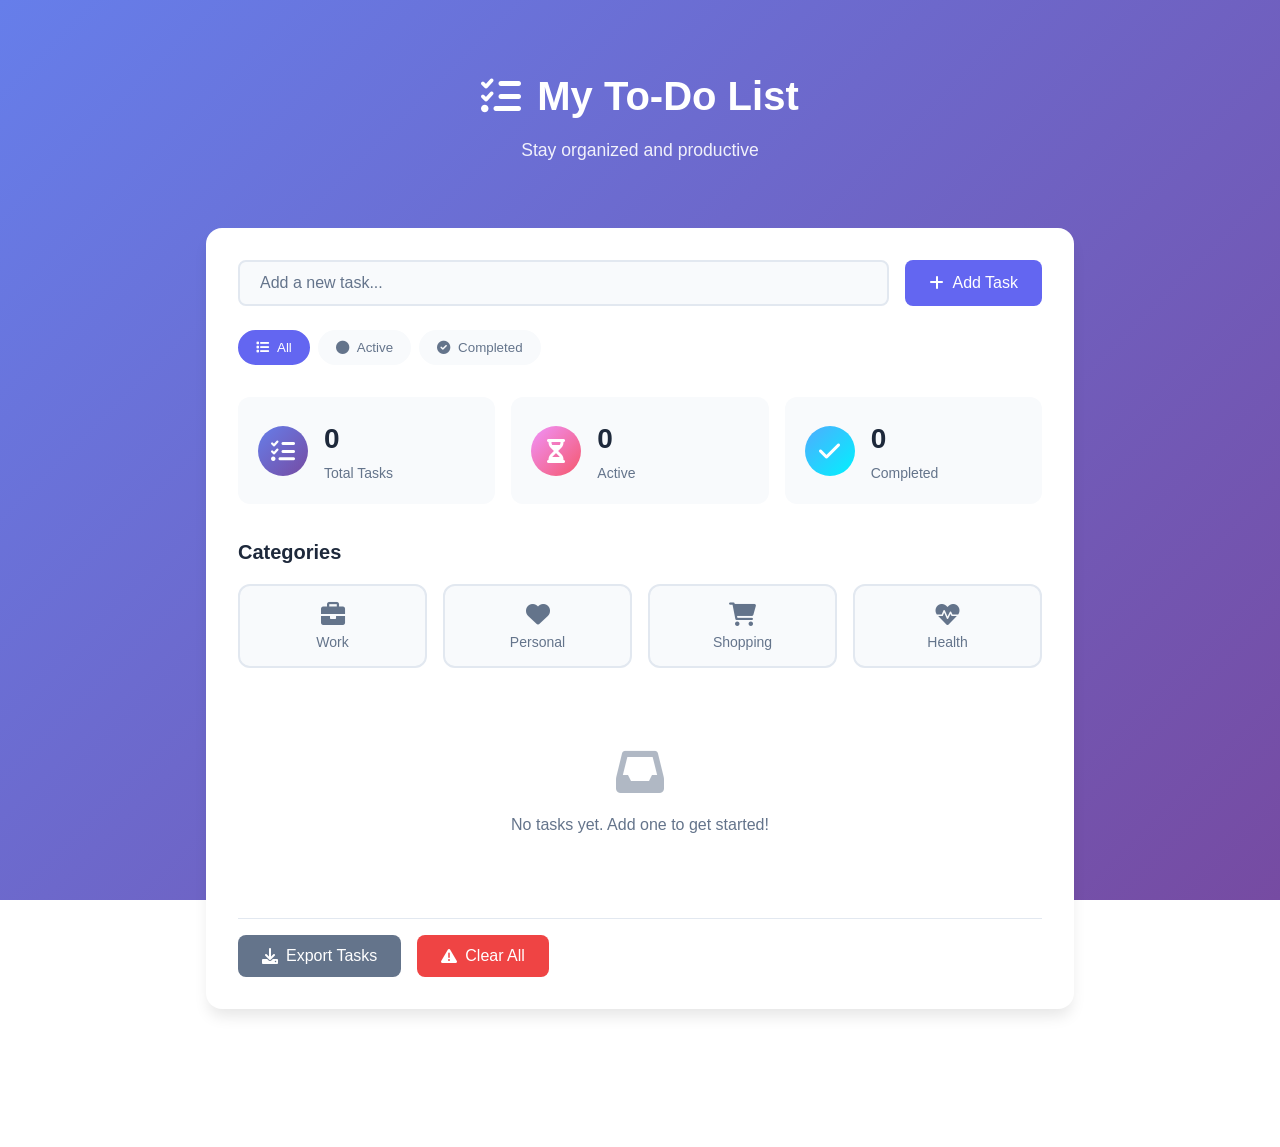
<file: todo-app/index.html>
<!DOCTYPE html>
<html lang="en">
<head>
    <meta charset="UTF-8">
    <meta name="viewport" content="width=device-width, initial-scale=1.0">
    <title>To-Do List Application</title>
    <link rel="stylesheet" href="styles.css">
    <link rel="stylesheet" href="https://cdnjs.cloudflare.com/ajax/libs/font-awesome/6.0.0/css/all.min.css">
</head>
<body>
    <div class="container">
        <!-- Header -->
        <header class="header">
            <div class="header-content">
                <h1>
                    <i class="fas fa-tasks"></i>
                    My To-Do List
                </h1>
                <p class="subtitle">Stay organized and productive</p>
            </div>
        </header>

        <!-- Main Content -->
        <main class="main-content">
            <!-- Input Section -->
            <section class="input-section">
                <div class="input-container">
                    <input 
                        type="text" 
                        id="taskInput" 
                        class="task-input"
                        placeholder="Add a new task..."
                        autocomplete="off"
                    >
                    <button id="addBtn" class="btn btn-primary">
                        <i class="fas fa-plus"></i>
                        Add Task
                    </button>
                </div>
                <div class="filter-container">
                    <button class="filter-btn active" data-filter="all">
                        <i class="fas fa-list"></i>
                        All
                    </button>
                    <button class="filter-btn" data-filter="active">
                        <i class="fas fa-circle"></i>
                        Active
                    </button>
                    <button class="filter-btn" data-filter="completed">
                        <i class="fas fa-check-circle"></i>
                        Completed
                    </button>
                </div>
            </section>

            <!-- Stats Section -->
            <section class="stats-section">
                <div class="stat-item">
                    <div class="stat-icon total">
                        <i class="fas fa-list-check"></i>
                    </div>
                    <div class="stat-info">
                        <span class="stat-value" id="totalTasks">0</span>
                        <span class="stat-label">Total Tasks</span>
                    </div>
                </div>
                <div class="stat-item">
                    <div class="stat-icon active">
                        <i class="fas fa-hourglass-half"></i>
                    </div>
                    <div class="stat-info">
                        <span class="stat-value" id="activeTasks">0</span>
                        <span class="stat-label">Active</span>
                    </div>
                </div>
                <div class="stat-item">
                    <div class="stat-icon completed">
                        <i class="fas fa-check"></i>
                    </div>
                    <div class="stat-info">
                        <span class="stat-value" id="completedTasks">0</span>
                        <span class="stat-label">Completed</span>
                    </div>
                </div>
            </section>

            <!-- Categories Section -->
            <section class="categories-section">
                <h2>Categories</h2>
                <div class="categories-grid">
                    <button class="category-btn" data-category="work">
                        <i class="fas fa-briefcase"></i>
                        <span>Work</span>
                    </button>
                    <button class="category-btn" data-category="personal">
                        <i class="fas fa-heart"></i>
                        <span>Personal</span>
                    </button>
                    <button class="category-btn" data-category="shopping">
                        <i class="fas fa-shopping-cart"></i>
                        <span>Shopping</span>
                    </button>
                    <button class="category-btn" data-category="health">
                        <i class="fas fa-heartbeat"></i>
                        <span>Health</span>
                    </button>
                </div>
            </section>

            <!-- Tasks List Section -->
            <section class="tasks-section">
                <div id="tasksList" class="tasks-list">
                    <!-- Tasks will be rendered here -->
                    <div class="empty-state">
                        <i class="fas fa-inbox"></i>
                        <p>No tasks yet. Add one to get started!</p>
                    </div>
                </div>
            </section>

            <!-- Action Buttons -->
            <section class="action-buttons">
                <button id="clearCompleted" class="btn btn-secondary" style="display: none;">
                    <i class="fas fa-trash"></i>
                    Clear Completed
                </button>
                <button id="exportBtn" class="btn btn-secondary">
                    <i class="fas fa-download"></i>
                    Export Tasks
                </button>
                <button id="clearAllBtn" class="btn btn-danger">
                    <i class="fas fa-exclamation-triangle"></i>
                    Clear All
                </button>
            </section>
        </main>

        <!-- Footer -->
        <footer class="footer">
            <p>Last updated: <span id="lastUpdated">-</span></p>
            <p>Tasks stored in your browser's local storage</p>
        </footer>
    </div>

    <!-- Toast Notification -->
    <div id="toast" class="toast"></div>

    <!-- Confirmation Modal -->
    <div id="confirmModal" class="modal">
        <div class="modal-content">
            <h2>Confirm Action</h2>
            <p id="confirmMessage">Are you sure?</p>
            <div class="modal-buttons">
                <button id="confirmBtn" class="btn btn-primary">Confirm</button>
                <button id="cancelBtn" class="btn btn-secondary">Cancel</button>
            </div>
        </div>
    </div>

    <script src="app.js"></script>
</body>
</html>
</file>
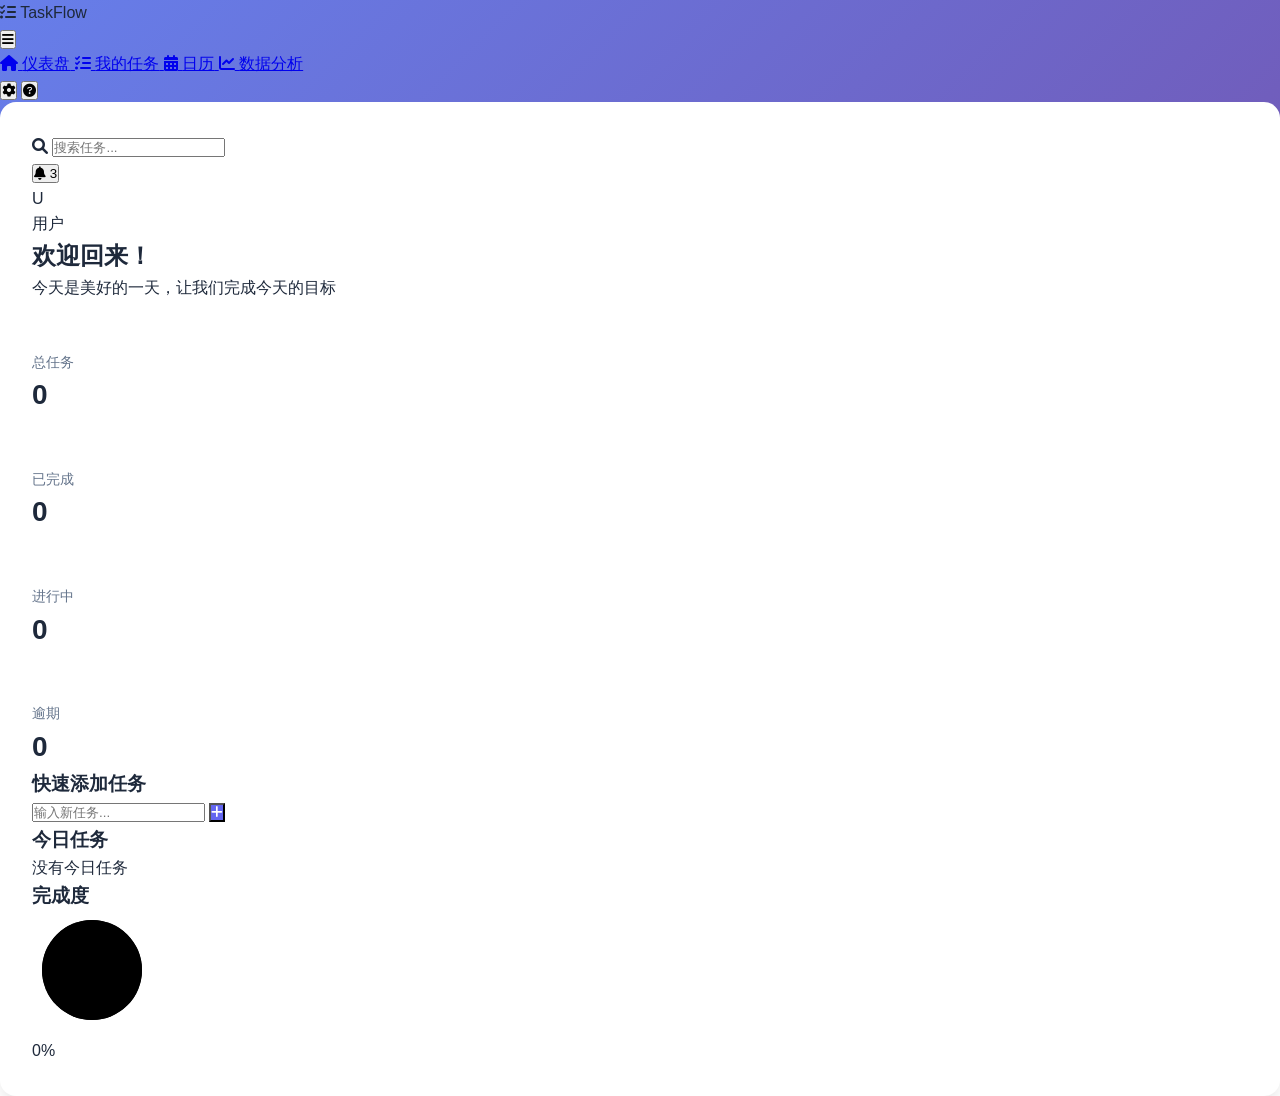
<file: todo-app/app.html>
<!DOCTYPE html>
<html lang="zh-CN">
<head>
    <meta charset="UTF-8">
    <meta name="viewport" content="width=device-width, initial-scale=1.0">
    <title>TaskFlow - 智能任务管理应用</title>
    <link rel="stylesheet" href="styles.css">
    <link rel="stylesheet" href="https://cdnjs.cloudflare.com/ajax/libs/font-awesome/6.0.0/css/all.min.css">
</head>
<body>
    <div class="app-container">
        <!-- Sidebar Navigation -->
        <aside class="sidebar">
            <div class="sidebar-header">
                <div class="logo">
                    <i class="fas fa-tasks"></i>
                    <span>TaskFlow</span>
                </div>
                <button class="toggle-sidebar" id="toggleSidebar">
                    <i class="fas fa-bars"></i>
                </button>
            </div>

            <nav class="sidebar-nav">
                <a href="#" class="nav-item active" data-view="dashboard">
                    <i class="fas fa-home"></i>
                    <span>仪表盘</span>
                </a>
                <a href="#" class="nav-item" data-view="tasks">
                    <i class="fas fa-list-check"></i>
                    <span>我的任务</span>
                </a>
                <a href="#" class="nav-item" data-view="calendar">
                    <i class="fas fa-calendar-alt"></i>
                    <span>日历</span>
                </a>
                <a href="#" class="nav-item" data-view="analytics">
                    <i class="fas fa-chart-line"></i>
                    <span>数据分析</span>
                </a>
            </nav>

            <div class="sidebar-footer">
                <button class="btn-icon" id="settingsBtn" title="设置">
                    <i class="fas fa-cog"></i>
                </button>
                <button class="btn-icon" id="helpBtn" title="帮助">
                    <i class="fas fa-question-circle"></i>
                </button>
            </div>
        </aside>

        <!-- Main Content -->
        <main class="main-content">
            <!-- Header -->
            <header class="app-header">
                <div class="search-bar">
                    <i class="fas fa-search"></i>
                    <input type="text" id="searchInput" placeholder="搜索任务...">
                </div>
                <div class="header-actions">
                    <button class="btn-icon notification-btn" id="notificationBtn">
                        <i class="fas fa-bell"></i>
                        <span class="notification-badge">3</span>
                    </button>
                    <div class="user-profile">
                        <div class="avatar">U</div>
                        <span>用户</span>
                    </div>
                </div>
            </header>

            <!-- Views Container -->
            <div class="views-container">
                <!-- Dashboard View -->
                <div class="view-content" id="dashboardView">
                    <section class="hero-section">
                        <h1>欢迎回来！</h1>
                        <p>今天是美好的一天，让我们完成今天的目标</p>
                    </section>

                    <div class="dashboard-grid">
                        <!-- Stats Cards -->
                        <div class="stats-grid">
                            <div class="stat-card">
                                <div class="stat-icon primary">
                                    <i class="fas fa-tasks"></i>
                                </div>
                                <div class="stat-info">
                                    <span class="stat-label">总任务</span>
                                    <span class="stat-value" id="totalTasksStat">0</span>
                                </div>
                            </div>
                            <div class="stat-card">
                                <div class="stat-icon success">
                                    <i class="fas fa-check-circle"></i>
                                </div>
                                <div class="stat-info">
                                    <span class="stat-label">已完成</span>
                                    <span class="stat-value" id="completedTasksStat">0</span>
                                </div>
                            </div>
                            <div class="stat-card">
                                <div class="stat-icon warning">
                                    <i class="fas fa-hourglass-half"></i>
                                </div>
                                <div class="stat-info">
                                    <span class="stat-label">进行中</span>
                                    <span class="stat-value" id="activeTasksStat">0</span>
                                </div>
                            </div>
                            <div class="stat-card">
                                <div class="stat-icon danger">
                                    <i class="fas fa-exclamation-circle"></i>
                                </div>
                                <div class="stat-info">
                                    <span class="stat-label">逾期</span>
                                    <span class="stat-value" id="overdueTasksStat">0</span>
                                </div>
                            </div>
                        </div>

                        <!-- Quick Add -->
                        <div class="card quick-add-card">
                            <h3>快速添加任务</h3>
                            <div class="quick-add-form">
                                <input type="text" id="quickAddInput" placeholder="输入新任务...">
                                <button class="btn-primary" id="quickAddBtn">
                                    <i class="fas fa-plus"></i>
                                </button>
                            </div>
                        </div>

                        <!-- Today's Tasks -->
                        <div class="card today-tasks-card">
                            <h3>今日任务</h3>
                            <div id="todayTasksList" class="today-tasks-list">
                                <p class="empty-message">没有今日任务</p>
                            </div>
                        </div>

                        <!-- Progress Chart -->
                        <div class="card progress-card">
                            <h3>完成度</h3>
                            <div class="progress-chart">
                                <div class="progress-ring">
                                    <svg width="120" height="120">
                                        <circle cx="60" cy="60" r="50" class="progress-bg"></circle>
                                        <circle cx="60" cy="60" r="50" class="progress-fill" id="progressCircle"></circle>
                                    </svg>
                                    <div class="progress-text">
                                        <span class="progress-percent" id="progressPercent">0%</span>
                                    </div>
                                </div>
                            </div>
                        </div>
                    </div>
                </div>

                <!-- Tasks View -->
                <div class="view-content" id="tasksView" style="display: none;">
                    <div class="view-header">
                        <h2>我的任务</h2>
                        <button class="btn-primary" id="addNewTaskBtn">
                            <i class="fas fa-plus"></i>
                            新建任务
                        </button>
                    </div>

                    <div class="filters-bar">
                        <button class="filter-btn active" data-filter="all">全部</button>
                        <button class="filter-btn" data-filter="today">今日</button>
                        <button class="filter-btn" data-filter="week">本周</button>
                        <button class="filter-btn" data-filter="overdue">逾期</button>
                        <button class="filter-btn" data-filter="completed">已完成</button>
                    </div>

                    <div id="tasksList" class="tasks-grid">
                        <p class="empty-message">暂无任务</p>
                    </div>
                </div>

                <!-- Calendar View -->
                <div class="view-content" id="calendarView" style="display: none;">
                    <div class="view-header">
                        <h2>日历</h2>
                        <div class="calendar-controls">
                            <button id="prevMonth"><i class="fas fa-chevron-left"></i></button>
                            <span id="currentMonth"></span>
                            <button id="nextMonth"><i class="fas fa-chevron-right"></i></button>
                        </div>
                    </div>
                    <div id="calendar" class="calendar-container"></div>
                </div>

                <!-- Analytics View -->
                <div class="view-content" id="analyticsView" style="display: none;">
                    <div class="view-header">
                        <h2>数据分析</h2>
                    </div>
                    <div class="analytics-grid">
                        <div class="card">
                            <h3>每日任务完成量</h3>
                            <div id="dailyChart" class="chart-placeholder">
                                <p>图表加载中...</p>
                            </div>
                        </div>
                        <div class="card">
                            <h3>任务分类统计</h3>
                            <div id="categoryChart" class="chart-placeholder">
                                <p>图表加载中...</p>
                            </div>
                        </div>
                    </div>
                </div>
            </div>
        </main>
    </div>

    <!-- Task Modal -->
    <div class="modal" id="taskModal">
        <div class="modal-content">
            <div class="modal-header">
                <h3 id="taskModalTitle">新建任务</h3>
                <button class="btn-close" id="closeTaskModal">
                    <i class="fas fa-times"></i>
                </button>
            </div>
            <form id="taskForm" class="task-form">
                <div class="form-group">
                    <label for="taskTitle">任务标题 *</label>
                    <input type="text" id="taskTitle" required>
                </div>
                <div class="form-group">
                    <label for="taskDescription">描述</label>
                    <textarea id="taskDescription" rows="3"></textarea>
                </div>
                <div class="form-row">
                    <div class="form-group">
                        <label for="taskCategory">分类</label>
                        <select id="taskCategory">
                            <option value="work">工作</option>
                            <option value="personal">个人</option>
                            <option value="shopping">购物</option>
                            <option value="health">健康</option>
                        </select>
                    </div>
                    <div class="form-group">
                        <label for="taskPriority">优先级</label>
                        <select id="taskPriority">
                            <option value="low">低</option>
                            <option value="medium" selected>中</option>
                            <option value="high">高</option>
                        </select>
                    </div>
                </div>
                <div class="form-group">
                    <label for="taskDueDate">截止日期</label>
                    <input type="date" id="taskDueDate">
                </div>
                <div class="form-group">
                    <label for="taskTags">标签（用逗号分隔）</label>
                    <input type="text" id="taskTags" placeholder="标签1, 标签2">
                </div>
                <div class="form-actions">
                    <button type="submit" class="btn-primary">保存任务</button>
                    <button type="button" class="btn-secondary" id="cancelTaskBtn">取消</button>
                </div>
            </form>
        </div>
    </div>

    <!-- Notification Toast -->
    <div id="toast" class="toast"></div>

    <!-- Settings Modal -->
    <div class="modal" id="settingsModal">
        <div class="modal-content modal-sm">
            <div class="modal-header">
                <h3>设置</h3>
                <button class="btn-close" id="closeSettingsModal">
                    <i class="fas fa-times"></i>
                </button>
            </div>
            <div class="settings-content">
                <div class="setting-item">
                    <label class="setting-label">
                        <input type="checkbox" id="darkModeToggle">
                        <span>深色模式</span>
                    </label>
                </div>
                <div class="setting-item">
                    <label class="setting-label">
                        <input type="checkbox" id="notificationsToggle" checked>
                        <span>启用通知</span>
                    </label>
                </div>
                <div class="setting-divider"></div>
                <button class="btn-secondary w-100" id="exportDataBtn">
                    <i class="fas fa-download"></i>
                    导出数据
                </button>
                <button class="btn-secondary w-100" id="importDataBtn">
                    <i class="fas fa-upload"></i>
                    导入数据
                </button>
                <button class="btn-danger w-100" id="clearAllDataBtn">
                    <i class="fas fa-trash"></i>
                    清空所有数据
                </button>
            </div>
        </div>
    </div>

    <script src="app.js"></script>
</body>
</html>
</file>
<file: todo-app/styles.css>
* {
    margin: 0;
    padding: 0;
    box-sizing: border-box;
}

:root {
    --primary-color: #6366f1;
    --primary-dark: #4f46e5;
    --primary-light: #818cf8;
    --success-color: #10b981;
    --danger-color: #ef4444;
    --warning-color: #f59e0b;
    --secondary-color: #64748b;
    --background-color: #f8fafc;
    --surface-color: #ffffff;
    --text-primary: #1e293b;
    --text-secondary: #64748b;
    --border-color: #e2e8f0;
    --shadow-sm: 0 1px 2px 0 rgba(0, 0, 0, 0.05);
    --shadow-md: 0 4px 6px -1px rgba(0, 0, 0, 0.1);
    --shadow-lg: 0 10px 15px -3px rgba(0, 0, 0, 0.1);
    --transition: all 0.3s cubic-bezier(0.4, 0, 0.2, 1);
}

html {
    scroll-behavior: smooth;
}

body {
    font-family: -apple-system, BlinkMacSystemFont, 'Segoe UI', 'Roboto', 'Oxygen',
        'Ubuntu', 'Cantarell', 'Fira Sans', 'Droid Sans', 'Helvetica Neue',
        sans-serif;
    -webkit-font-smoothing: antialiased;
    -moz-osx-font-smoothing: grayscale;
    background: linear-gradient(135deg, #667eea 0%, #764ba2 100%);
    background-attachment: fixed;
    color: var(--text-primary);
    line-height: 1.6;
    min-height: 100vh;
}

.container {
    max-width: 900px;
    margin: 0 auto;
    padding: 2rem 1rem;
}

/* ==================== Header ==================== */
.header {
    text-align: center;
    margin-bottom: 2rem;
    padding: 2rem 0;
    animation: slideDown 0.6s ease-out;
}

.header-content h1 {
    color: white;
    font-size: 2.5rem;
    margin-bottom: 0.5rem;
    display: flex;
    align-items: center;
    justify-content: center;
    gap: 1rem;
}

.header-content h1 i {
    font-size: 2.5rem;
}

.subtitle {
    color: rgba(255, 255, 255, 0.9);
    font-size: 1.1rem;
    font-weight: 300;
}

/* ==================== Main Content ==================== */
.main-content {
    background: var(--surface-color);
    border-radius: 1rem;
    box-shadow: var(--shadow-lg);
    padding: 2rem;
    animation: slideUp 0.6s ease-out;
}

/* ==================== Input Section ==================== */
.input-section {
    margin-bottom: 2rem;
}

.input-container {
    display: flex;
    gap: 1rem;
    margin-bottom: 1.5rem;
}

.task-input {
    flex: 1;
    padding: 0.75rem 1.25rem;
    font-size: 1rem;
    border: 2px solid var(--border-color);
    border-radius: 0.5rem;
    transition: var(--transition);
    background: var(--background-color);
    color: var(--text-primary);
}

.task-input:focus {
    outline: none;
    border-color: var(--primary-color);
    box-shadow: 0 0 0 3px rgba(99, 102, 241, 0.1);
}

.task-input::placeholder {
    color: var(--text-secondary);
}

/* ==================== Buttons ==================== */
.btn {
    padding: 0.75rem 1.5rem;
    font-size: 1rem;
    border: none;
    border-radius: 0.5rem;
    cursor: pointer;
    transition: var(--transition);
    display: inline-flex;
    align-items: center;
    gap: 0.5rem;
    font-weight: 500;
    white-space: nowrap;
}

.btn-primary {
    background: var(--primary-color);
    color: white;
}

.btn-primary:hover {
    background: var(--primary-dark);
    transform: translateY(-2px);
    box-shadow: var(--shadow-md);
}

.btn-primary:active {
    transform: translateY(0);
}

.btn-secondary {
    background: var(--secondary-color);
    color: white;
}

.btn-secondary:hover {
    background: #475569;
    transform: translateY(-2px);
    box-shadow: var(--shadow-md);
}

.btn-danger {
    background: var(--danger-color);
    color: white;
}

.btn-danger:hover {
    background: #dc2626;
    transform: translateY(-2px);
    box-shadow: var(--shadow-md);
}

.btn-small {
    padding: 0.5rem 1rem;
    font-size: 0.875rem;
}

/* ==================== Filter Buttons ==================== */
.filter-container {
    display: flex;
    gap: 0.5rem;
    flex-wrap: wrap;
}

.filter-btn {
    padding: 0.5rem 1rem;
    background: var(--background-color);
    color: var(--text-secondary);
    border: 2px solid transparent;
    border-radius: 2rem;
    cursor: pointer;
    transition: var(--transition);
    display: flex;
    align-items: center;
    gap: 0.5rem;
    font-weight: 500;
}

.filter-btn:hover {
    background: #e2e8f0;
}

.filter-btn.active {
    background: var(--primary-color);
    color: white;
    border-color: var(--primary-color);
}

/* ==================== Stats Section ==================== */
.stats-section {
    display: grid;
    grid-template-columns: repeat(auto-fit, minmax(150px, 1fr));
    gap: 1rem;
    margin-bottom: 2rem;
}

.stat-item {
    display: flex;
    align-items: center;
    gap: 1rem;
    padding: 1.25rem;
    background: var(--background-color);
    border-radius: 0.75rem;
    transition: var(--transition);
}

.stat-item:hover {
    transform: translateY(-2px);
    box-shadow: var(--shadow-md);
}

.stat-icon {
    width: 50px;
    height: 50px;
    border-radius: 50%;
    display: flex;
    align-items: center;
    justify-content: center;
    font-size: 1.5rem;
    color: white;
}

.stat-icon.total {
    background: linear-gradient(135deg, #667eea 0%, #764ba2 100%);
}

.stat-icon.active {
    background: linear-gradient(135deg, #f093fb 0%, #f5576c 100%);
}

.stat-icon.completed {
    background: linear-gradient(135deg, #4facfe 0%, #00f2fe 100%);
}

.stat-info {
    display: flex;
    flex-direction: column;
}

.stat-value {
    font-size: 1.75rem;
    font-weight: bold;
    color: var(--text-primary);
}

.stat-label {
    font-size: 0.875rem;
    color: var(--text-secondary);
}

/* ==================== Categories Section ==================== */
.categories-section {
    margin-bottom: 2rem;
}

.categories-section h2 {
    margin-bottom: 1rem;
    font-size: 1.25rem;
    color: var(--text-primary);
}

.categories-grid {
    display: grid;
    grid-template-columns: repeat(auto-fit, minmax(100px, 1fr));
    gap: 1rem;
}

.category-btn {
    padding: 1rem;
    background: var(--background-color);
    border: 2px solid var(--border-color);
    border-radius: 0.75rem;
    cursor: pointer;
    transition: var(--transition);
    display: flex;
    flex-direction: column;
    align-items: center;
    gap: 0.5rem;
    font-size: 0.875rem;
    font-weight: 500;
    color: var(--text-secondary);
}

.category-btn:hover {
    border-color: var(--primary-color);
    background: rgba(99, 102, 241, 0.05);
    transform: translateY(-2px);
}

.category-btn.active {
    background: var(--primary-color);
    border-color: var(--primary-color);
    color: white;
}

.category-btn i {
    font-size: 1.5rem;
}

/* ==================== Tasks Section ==================== */
.tasks-section {
    margin-bottom: 2rem;
}

.tasks-list {
    display: flex;
    flex-direction: column;
    gap: 1rem;
    min-height: 100px;
}

.empty-state {
    display: flex;
    flex-direction: column;
    align-items: center;
    justify-content: center;
    padding: 3rem 1rem;
    color: var(--text-secondary);
    text-align: center;
}

.empty-state i {
    font-size: 3rem;
    margin-bottom: 1rem;
    opacity: 0.5;
}

/* ==================== Task Item ==================== */
.task-item {
    display: flex;
    align-items: flex-start;
    gap: 1rem;
    padding: 1rem;
    background: var(--background-color);
    border-radius: 0.75rem;
    border-left: 4px solid var(--primary-color);
    transition: var(--transition);
    animation: slideIn 0.3s ease-out;
}

.task-item.completed {
    opacity: 0.7;
    background: rgba(16, 185, 129, 0.05);
    border-left-color: var(--success-color);
}

.task-item:hover {
    box-shadow: var(--shadow-md);
    transform: translateX(4px);
}

.task-checkbox {
    width: 24px;
    height: 24px;
    margin-top: 2px;
    cursor: pointer;
    accent-color: var(--primary-color);
}

.task-content {
    flex: 1;
    min-width: 0;
}

.task-text {
    font-size: 1rem;
    color: var(--text-primary);
    word-break: break-word;
    margin-bottom: 0.25rem;
}

.task-item.completed .task-text {
    text-decoration: line-through;
    color: var(--text-secondary);
}

.task-meta {
    display: flex;
    gap: 0.75rem;
    flex-wrap: wrap;
    font-size: 0.75rem;
    margin-top: 0.5rem;
}

.task-category {
    display: inline-flex;
    align-items: center;
    gap: 0.25rem;
    padding: 0.25rem 0.5rem;
    background: white;
    border-radius: 2rem;
    color: var(--primary-color);
    font-weight: 500;
}

.task-date {
    color: var(--text-secondary);
    display: flex;
    align-items: center;
    gap: 0.25rem;
}

.task-actions {
    display: flex;
    gap: 0.5rem;
}

.task-btn {
    width: 32px;
    height: 32px;
    border: none;
    background: white;
    border-radius: 0.5rem;
    cursor: pointer;
    display: flex;
    align-items: center;
    justify-content: center;
    font-size: 0.875rem;
    transition: var(--transition);
    color: var(--text-secondary);
}

.task-btn:hover {
    background: var(--background-color);
    transform: scale(1.1);
}

.task-btn.edit:hover {
    color: var(--primary-color);
}

.task-btn.delete:hover {
    color: var(--danger-color);
    background: rgba(239, 68, 68, 0.1);
}

/* ==================== Action Buttons Section ==================== */
.action-buttons {
    display: flex;
    gap: 1rem;
    flex-wrap: wrap;
    padding-top: 1rem;
    border-top: 1px solid var(--border-color);
}

@media (max-width: 768px) {
    .action-buttons {
        flex-direction: column;
    }
    
    .action-buttons .btn {
        width: 100%;
        justify-content: center;
    }
}

/* ==================== Footer ==================== */
.footer {
    text-align: center;
    margin-top: 2rem;
    padding-top: 1rem;
    border-top: 1px solid rgba(255, 255, 255, 0.2);
    color: rgba(255, 255, 255, 0.9);
    font-size: 0.875rem;
}

.footer p {
    margin: 0.25rem 0;
}

/* ==================== Toast Notification ==================== */
.toast {
    position: fixed;
    bottom: 2rem;
    right: 2rem;
    padding: 1rem 1.5rem;
    background: var(--primary-color);
    color: white;
    border-radius: 0.5rem;
    box-shadow: var(--shadow-lg);
    opacity: 0;
    transform: translateY(2rem);
    transition: var(--transition);
    z-index: 1000;
    max-width: 300px;
    word-wrap: break-word;
}

.toast.show {
    opacity: 1;
    transform: translateY(0);
}

.toast.success {
    background: var(--success-color);
}

.toast.error {
    background: var(--danger-color);
}

.toast.warning {
    background: var(--warning-color);
}

/* ==================== Modal ==================== */
.modal {
    display: none;
    position: fixed;
    top: 0;
    left: 0;
    right: 0;
    bottom: 0;
    background: rgba(0, 0, 0, 0.5);
    z-index: 2000;
    animation: fadeIn 0.3s ease-out;
}

.modal.show {
    display: flex;
    align-items: center;
    justify-content: center;
}

.modal-content {
    background: white;
    padding: 2rem;
    border-radius: 1rem;
    max-width: 400px;
    box-shadow: var(--shadow-lg);
    animation: slideUp 0.3s ease-out;
}

.modal-content h2 {
    margin-bottom: 1rem;
    color: var(--text-primary);
}

.modal-content p {
    margin-bottom: 1.5rem;
    color: var(--text-secondary);
}

.modal-buttons {
    display: flex;
    gap: 1rem;
}

.modal-buttons .btn {
    flex: 1;
    justify-content: center;
}

/* ==================== Animations ==================== */
@keyframes slideDown {
    from {
        opacity: 0;
        transform: translateY(-2rem);
    }
    to {
        opacity: 1;
        transform: translateY(0);
    }
}

@keyframes slideUp {
    from {
        opacity: 0;
        transform: translateY(2rem);
    }
    to {
        opacity: 1;
        transform: translateY(0);
    }
}

@keyframes slideIn {
    from {
        opacity: 0;
        transform: translateX(-1rem);
    }
    to {
        opacity: 1;
        transform: translateX(0);
    }
}

@keyframes fadeIn {
    from {
        opacity: 0;
    }
    to {
        opacity: 1;
    }
}

/* ==================== Responsive Design ==================== */
@media (max-width: 768px) {
    .container {
        padding: 1rem 0.5rem;
    }

    .main-content {
        padding: 1.5rem;
    }

    .header-content h1 {
        font-size: 2rem;
    }

    .input-container {
        flex-direction: column;
    }

    .task-item {
        flex-direction: column;
    }

    .task-actions {
        width: 100%;
        justify-content: flex-end;
    }

    .stats-section {
        grid-template-columns: 1fr;
    }

    .toast {
        right: 1rem;
        left: 1rem;
        bottom: 1rem;
    }
}

@media (max-width: 480px) {
    .container {
        padding: 0.5rem;
    }

    .header-content h1 {
        font-size: 1.5rem;
    }

    .main-content {
        padding: 1rem;
        border-radius: 0.5rem;
    }

    .filter-container {
        gap: 0.25rem;
    }

    .filter-btn {
        padding: 0.4rem 0.8rem;
        font-size: 0.85rem;
    }

    .modal-content {
        margin: 1rem;
    }
}
</file>
